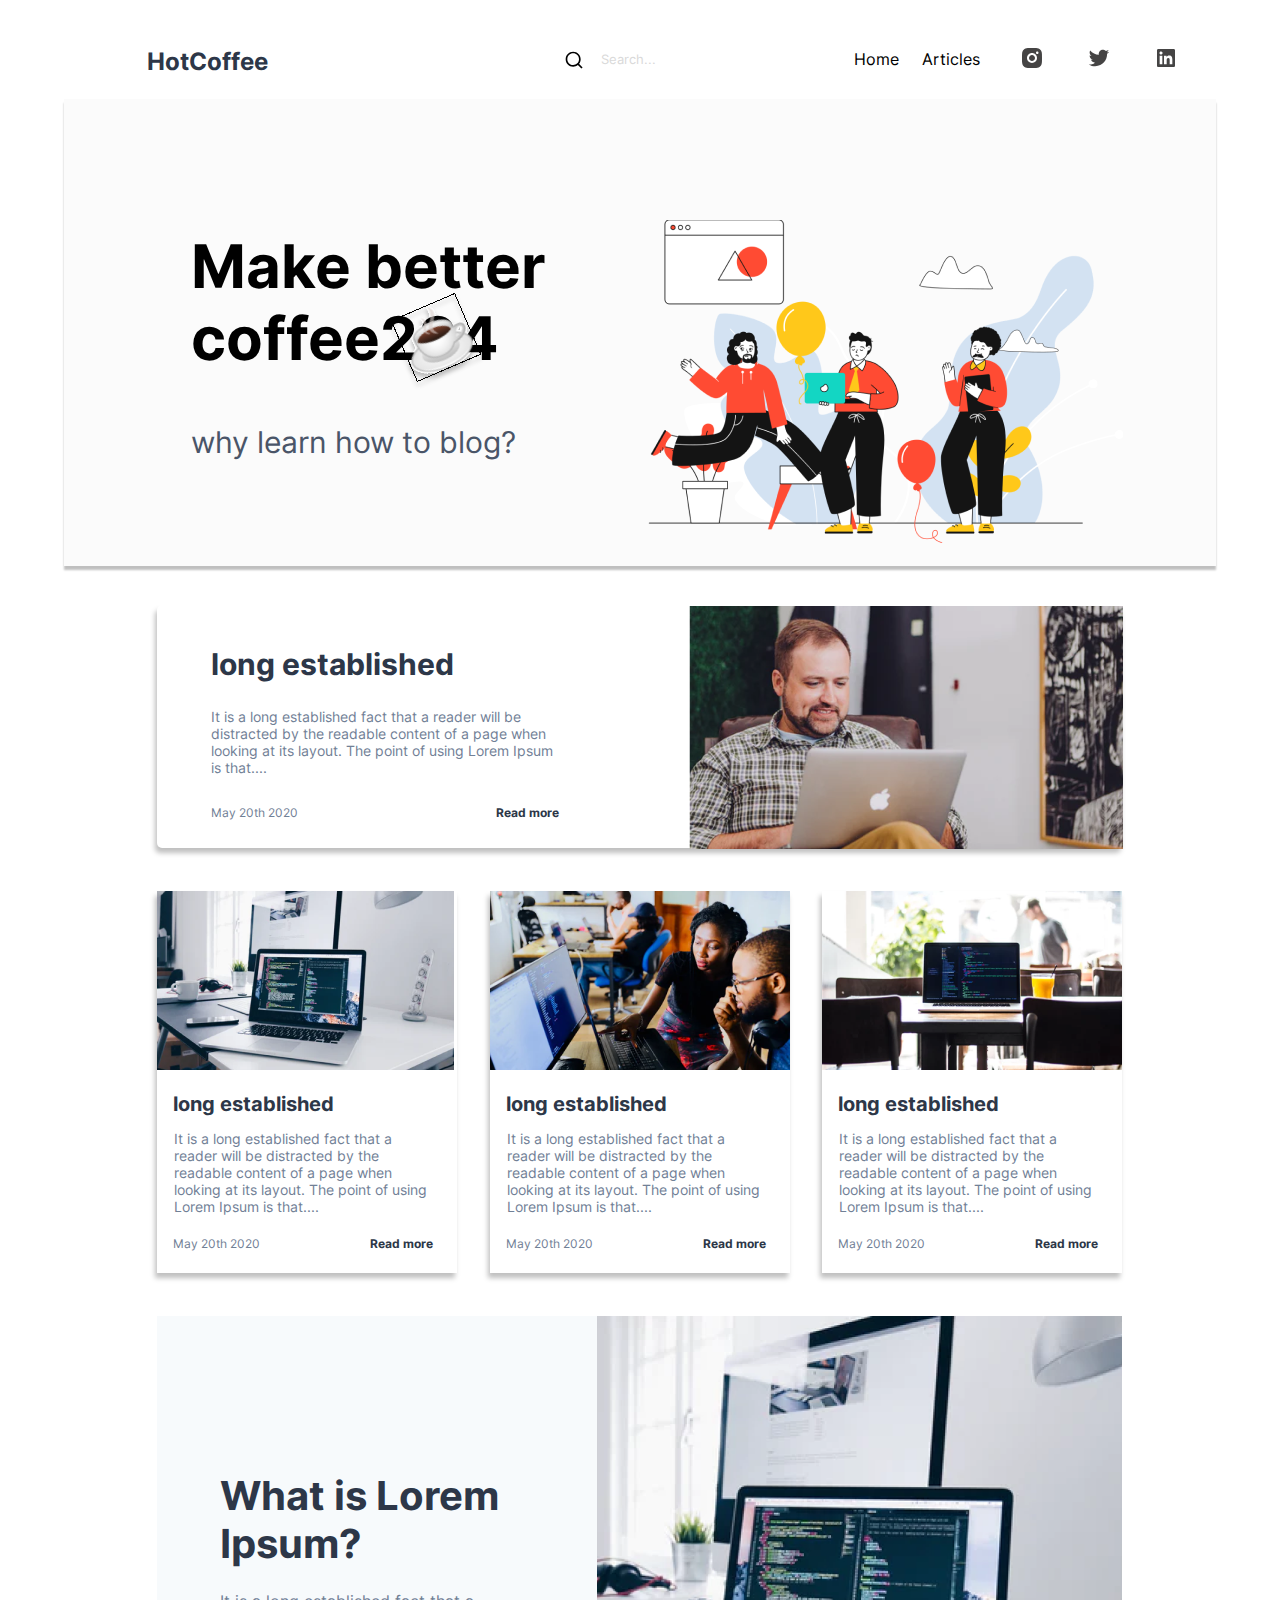
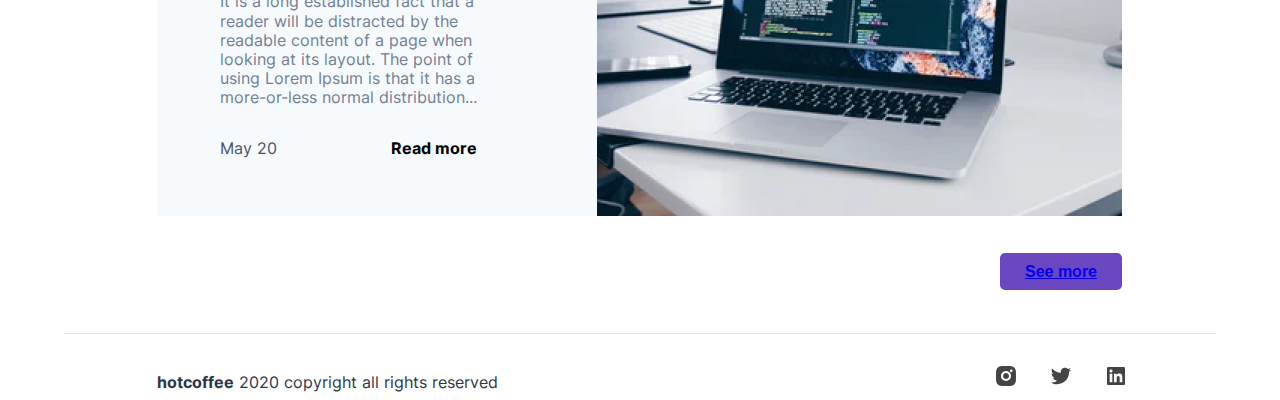
<file: index.html>
<!DOCTYPE html>
<html lang="en">
<head>
    <meta charset="UTF-8">
    <meta http-equiv="X-UA-Compatible" content="IE=edge">
    <meta name="viewport" content="width=device-width, initial-scale=1.0">
    <title>HotCoffee</title>
    <link rel="stylesheet" href="./css/style.css" type="text/css">
</head>
<body>
    <header class="header__wrapper">
        <div class="HotCoffee">HotCoffee</div>
      <nav class="header__nav">
          <div>
            <a href="#!"><img src="./img/search-line1.svg" class="search_line" alt="search"></a>
          </div>
         <button>
          <div><a href="#!" class="search">Search...</a>
          </div>
        </button> 
          <button>
            <div>
              <a href="index.html" class="home">Home</a>
            </div>
          </button>
          <button>
            <div>
              <a href="articles.html" class="articles">Articles</a>
            </div>
          </button>
          <button>
            <div>
              <a href="#!"><img src="./img/instagram-fill 1.svg" class="instagram" alt="instragram"></a>
            </div>
          </button>
          <button>
            <div>
              <a href="#!"><img src="./img/twitter-fill 1.svg" class="twitter" alt="twitter"></a>
            </div>
          </button>
          <button>
            <div>
              <a href="#!"><img src="./img/linkedin-box-fill 1.svg" class="linkedin" alt="linkedin"></a>
            </div>
          </button>
      </nav>
        </div>
    </div>
    </header>
    <main>
      <div class="Head_section">
        <div class="make_better_coffee">Make better
          coffee234<div class="cup"><img src="./img/image 6.svg" alt="cup"></div></div>
          <div class="why_learn">why learn how to blog?</div>
          <div class="croods_1"><img src="./img/croods 1.png" alt="croods_1"></div>
          </div>
          <div class="long_box">
            <div class="long_text_top">long established</div>
            <div class="long_text_mid">It is a long established fact that a reader will be distracted by the
               readable content of a page when looking at its layout. 
               The point of using Lorem Ipsum is that....</div>
               <div class="long_date">May 20th 2020</div>
               <div class="read_more_top"><a href="#!"></a>Read more</div>
               <div class="image_1"><img src="./img/image 1.png" alt="image 1"></div>
              </div>
              <div class="middle_section">
                <div class="image_2"><img src="./img/image 2.png" alt="image 2">
                <div class="long_established"><b>long established</b></div>
                <div class="it_is_a">It is a long established fact that a reader will be distracted by the readable content 
                  of a page when looking at its layout. 
                  The point of using Lorem Ipsum is that....</div>
                  <div class="middle_date1">May 20th 2020</div>
                  <div class="read_more_mid1"><a href="#!"></a>Read more</div>
              </div>
                <div class="image_4"><img src="./img/image 4.png" alt="image 4">
                  <div class="long_established"><b>long established</b></div>
                  <div class="it_is_a">It is a long established fact that a reader will be distracted by the readable content 
                    of a page when looking at its layout. 
                    The point of using Lorem Ipsum is that....</div>
                    <div class="middle_date1">May 20th 2020</div>
                    <div class="read_more_mid1"><a href="#!"></a>Read more</div></div>
                <div class="image_5"><img src="./img/image 5.png" alt="image 5">
                  <div class="long_established"><b>long established</b></div>
                  <div class="it_is_a">It is a long established fact that a reader will be distracted by the readable content 
                    of a page when looking at its layout. 
                    The point of using Lorem Ipsum is that....</div>
                    <div class="middle_date1">May 20th 2020</div>
                    <div class="read_more_mid1"><a href="#!"></a>Read more</div></div>
              </div>
             <div class="middle_section2">
              <div class="what_is_lorem">What is Lorem Ipsum?
                <div class="it_is_along">It is a long established fact that a reader will be 
                  distracted by the readable
                content of a page when looking at its layout. The point of using Lorem Ipsum is
                 that it has a more-or-less normal distribution...</div>
                 <div class="middle_date2">May 20
                  <div class="read_more_mid2"><a href="#!"></a>Read more</div>
                 </div>
                </div><div class="image_7"><img src="./img/image 7.png" alt="image 7"></div>
             </div>
            </div>
            <div class="see_more_pos">
              <button class="see_more">
                <a href="articles.html" alt="articles">See more</a>
              </button>
            </div>
    </main>
    <footer>
      <div class="footer">
        <span class="hotcoffeefooter">hotcoffee</span>
        <span class="copyright">2020 copyright all rights reserved</span>
        <button>
          <div>
            <a href="#!"><img src="./img/instagram-fill 1.svg" class="instagrambot" alt="instragram"></a>
          </div>
        </button>
        <button>
          <div>
            <a href="#!"><img src="./img/twitter-fill 1.svg" class="twitterbot" alt="twitter"></a>
          </div>
        </button>
        <button>
          <div>
            <a href="#!"><img src="./img/linkedin-box-fill 1.svg" class="linkedinbot" alt="linkedin"></a>
          </div>
        </button>
      </div>
    </footer>
    
</body>
</html>
</file>
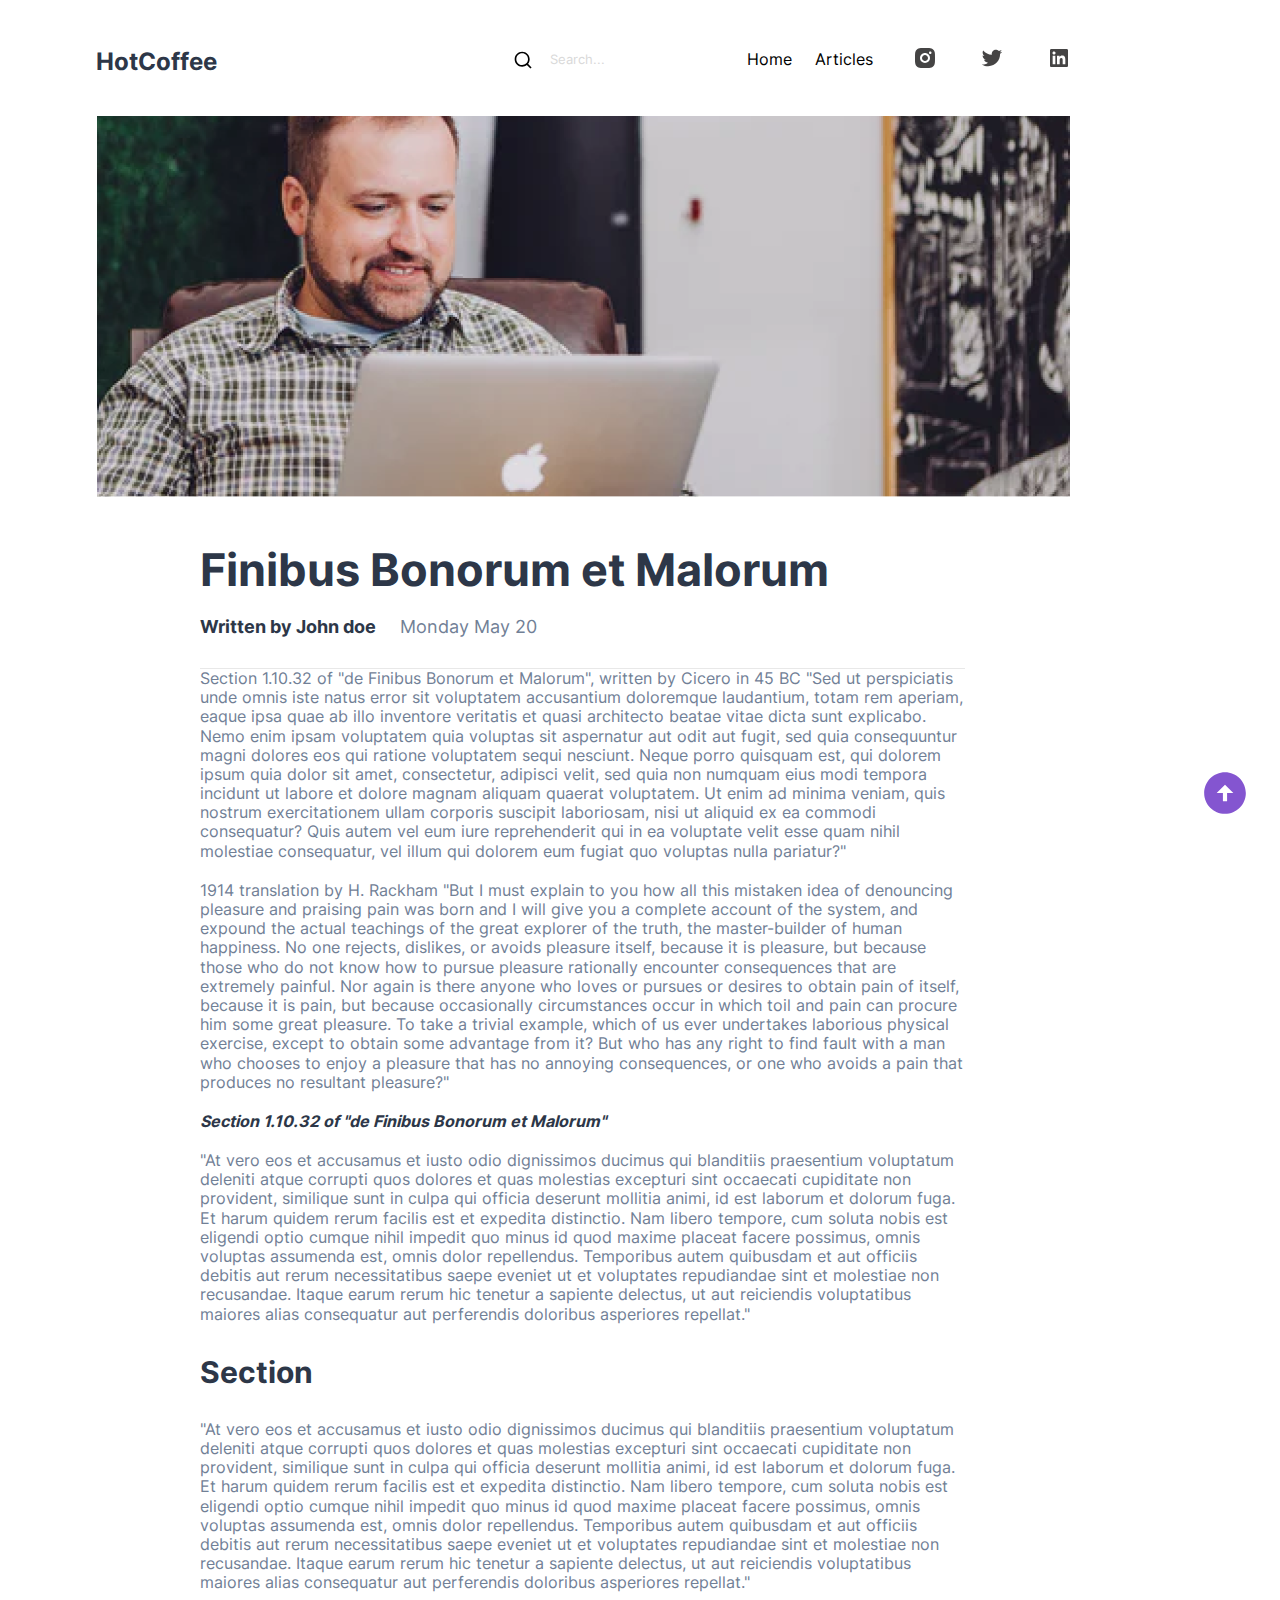
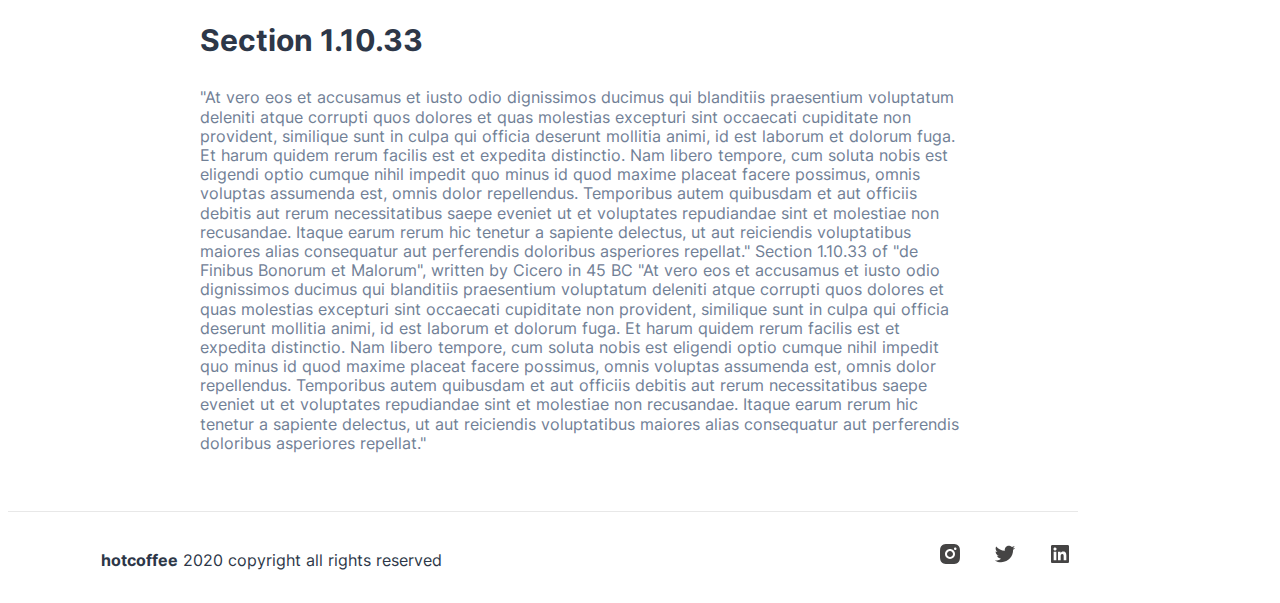
<file: articles.html>
<!DOCTYPE html>
<html lang="en">
<head>
    <meta charset="UTF-8">
    <meta http-equiv="X-UA-Compatible" content="IE=edge">
    <meta name="viewport" content="width=device-width, initial-scale=1.0">
    <title>Articles</title>
    <link rel="stylesheet" href="./css/style.css" type="text/css">
    <link rel="stylesheet" href="./css/articles.css" type="text/css">
</head>
<body>
    <header class="header__wrapper">
        <div class="HotCoffee">HotCoffee</div>
      <nav class="header__nav">
          <div>
            <a href="#!"><img src="./img/search-line1.svg" class="search_line" alt="search"></a>
          </div>
         <button>
          <div><a href="#!" class="search">Search...</a>
          </div>
        </button> 
          <button>
            <div>
              <a href="index.html" class="home">Home</a>
            </div>
          </button>
          <button>
            <div>
              <a href="articles.html" class="articles">Articles</a>
            </div>
          </button>
          <button>
            <div>
              <a href="#!"><img src="./img/instagram-fill 1.svg" class="instagram" alt="instragram"></a>
            </div>
          </button>
          <button>
            <div>
              <a href="#!"><img src="./img/twitter-fill 1.svg" class="twitter" alt="twitter"></a>
            </div>
          </button>
          <button>
            <div>
              <a href="#!"><img src="./img/linkedin-box-fill 1.svg" class="linkedin" alt="linkedin"></a>
            </div>
          </button>
      </nav>
        </div>
    </div>
    <main>
      <div class="writer"><img src="./img/writer.png" alt="writer"></div>
      <div class="finibus">Finibus Bonorum et Malorum
        <div class="writtenby">Written by John doe
            <span class="monday">Monday  May 20</span>
        </div>
        <div class="section_1">Section 1.10.32 of "de Finibus Bonorum et Malorum", written by Cicero in 45 BC
            "Sed ut perspiciatis unde omnis iste natus error sit voluptatem accusantium doloremque laudantium, 
            totam rem aperiam, eaque ipsa quae ab illo inventore veritatis et quasi architecto beatae vitae dicta
             sunt explicabo. Nemo enim ipsam voluptatem quia voluptas sit aspernatur aut odit aut fugit, 
             sed quia consequuntur magni dolores eos qui ratione voluptatem sequi nesciunt. Neque porro 
             quisquam est, qui dolorem ipsum quia dolor sit amet, consectetur, adipisci velit, sed quia 
             non numquam eius modi tempora incidunt ut labore et dolore magnam aliquam quaerat voluptatem. 
             Ut enim ad minima veniam, quis nostrum exercitationem ullam corporis suscipit laboriosam, 
             nisi ut aliquid ex ea commodi consequatur? Quis autem vel eum iure reprehenderit qui in 
             ea voluptate velit esse quam nihil molestiae consequatur, vel illum qui dolorem eum fugiat 
             quo voluptas nulla pariatur?"
             <div class="translation">1914 translation by H. Rackham
                "But I must explain to you how all this mistaken idea of denouncing pleasure and praising pain was 
                born and I will give you a complete account of the system, and expound the actual teachings of the 
                great explorer of the truth, the master-builder of human happiness. No one rejects, dislikes, or 
                avoids pleasure itself, because it is pleasure, but because those who do not know how to pursue 
                pleasure rationally encounter consequences that are extremely painful. Nor again is there anyone 
                who loves or pursues or desires to obtain pain of itself, because it is pain, but because occasionally 
                circumstances occur in which toil and pain can procure him some great pleasure. To take a trivial 
                example, which of us ever undertakes laborious physical exercise, except to obtain some advantage 
                from it? But who has any right to find fault with a man who chooses to enjoy a pleasure that has no 
                annoying consequences, or one who avoids a pain that produces no resultant pleasure?"</div>
            </div>
             <div class="section_2"><i>Section 1.10.32 of "de Finibus Bonorum et Malorum"</i></div>
             <div class="atvero">"At vero eos et accusamus et iusto odio dignissimos ducimus qui blanditiis praesentium 
                voluptatum deleniti atque corrupti quos dolores et quas molestias excepturi sint occaecati 
                cupiditate non provident, similique sunt in culpa qui officia deserunt mollitia animi, id est 
                laborum et dolorum fuga. Et harum quidem rerum facilis est et expedita distinctio. Nam libero 
                tempore, cum soluta nobis est eligendi optio cumque nihil impedit quo minus id quod maxime placeat 
                facere possimus, omnis voluptas assumenda est, omnis dolor repellendus. Temporibus autem quibusdam 
                et aut officiis debitis aut rerum necessitatibus saepe eveniet ut et voluptates repudiandae sint 
                et molestiae non recusandae. Itaque earum rerum hic tenetur a sapiente delectus, ut aut reiciendis
                 voluptatibus maiores alias consequatur aut perferendis doloribus asperiores repellat."</div>
                 <div class="section_3">Section</div>
                 <div class="atvero">"At vero eos et accusamus et iusto odio dignissimos ducimus qui blanditiis praesentium 
                    voluptatum deleniti atque corrupti quos dolores et quas molestias excepturi sint occaecati 
                    cupiditate non provident, similique sunt in culpa qui officia deserunt mollitia animi, id est 
                    laborum et dolorum fuga. Et harum quidem rerum facilis est et expedita distinctio. Nam libero 
                    tempore, cum soluta nobis est eligendi optio cumque nihil impedit quo minus id quod maxime placeat 
                    facere possimus, omnis voluptas assumenda est, omnis dolor repellendus. Temporibus autem quibusdam 
                    et aut officiis debitis aut rerum necessitatibus saepe eveniet ut et voluptates repudiandae sint 
                    et molestiae non recusandae. Itaque earum rerum hic tenetur a sapiente delectus, ut aut reiciendis
                     voluptatibus maiores alias consequatur aut perferendis doloribus asperiores repellat."</div>
                     <div class="section_3">Section 1.10.33</div>
                     <div class="atvero_2">"At vero eos et accusamus et iusto odio dignissimos ducimus qui blanditiis 
                        praesentium voluptatum deleniti atque corrupti quos dolores et quas molestias excepturi sint 
                        occaecati cupiditate non provident, similique sunt in culpa qui officia deserunt mollitia animi,
                         id est laborum et dolorum fuga. Et harum quidem rerum facilis est et expedita distinctio. Nam 
                         libero tempore, cum soluta nobis est eligendi optio cumque nihil impedit quo minus id quod 
                         maxime placeat facere possimus, omnis voluptas assumenda est, omnis dolor repellendus.
                          Temporibus autem quibusdam et aut officiis debitis aut rerum necessitatibus saepe eveniet ut 
                          et voluptates repudiandae sint et molestiae non recusandae. Itaque earum rerum hic tenetur a 
                          sapiente delectus, ut aut reiciendis voluptatibus maiores alias consequatur aut perferendis 
                          doloribus asperiores repellat."
                        Section 1.10.33 of "de Finibus Bonorum et Malorum", written by Cicero in 45 BC
                        "At vero eos et accusamus et iusto odio dignissimos ducimus qui blanditiis praesentium 
                        voluptatum deleniti atque corrupti quos dolores et quas molestias excepturi sint occaecati 
                        cupiditate non provident, similique sunt in culpa qui officia deserunt mollitia animi, id est 
                        laborum et dolorum fuga. Et harum quidem rerum facilis est et expedita distinctio. Nam libero 
                        tempore, cum soluta nobis est eligendi optio cumque nihil impedit quo minus id quod maxime 
                        placeat facere possimus, omnis voluptas assumenda est, omnis dolor repellendus. Temporibus 
                        autem quibusdam et aut officiis debitis aut rerum necessitatibus saepe eveniet ut et voluptates
                         repudiandae sint et molestiae non recusandae. Itaque earum rerum hic tenetur a sapiente 
                         delectus, ut aut reiciendis voluptatibus maiores alias consequatur aut perferendis doloribus 
                         asperiores repellat."</div>
                         <a href="#top" class="idtop"><img src="img/arrow-down-circle-fill 2.svg" alt="top"></a>
      </div>
      
    
    
    
    </main>
    <footer>
        <div class="footer">
          <span class="hotcoffeefooter">hotcoffee</span>
          <span class="copyright">2020 copyright all rights reserved</span>
          <button>
            <div>
              <a href="#!"><img src="./img/instagram-fill 1.svg" class="instagrambot" alt="instragram"></a>
            </div>
          </button>
          <button>
            <div>
              <a href="#!"><img src="./img/twitter-fill 1.svg" class="twitterbot" alt="twitter"></a>
            </div>
          </button>
          <button>
            <div>
              <a href="#!"><img src="./img/linkedin-box-fill 1.svg" class="linkedinbot" alt="linkedin"></a>
            </div>
          </button>
        </div>
      </footer>
</file>
<file: css/style.css>
/* inter-regular - latin */
@font-face {
    font-family: 'Inter';
    font-style: normal;
    font-weight: 400;
    src: local(''),
         url('../fonts/inter-v12-latin-regular.woff2') format('woff2'), /* Chrome 26+, Opera 23+, Firefox 39+ */
         url('../fonts/inter-v12-latin-regular.woff') format('woff'); /* Chrome 6+, Firefox 3.6+, IE 9+, Safari 5.1+ */
  }
  /* inter-700 - latin */
  @font-face {
    font-family: 'Inter';
    font-style: normal;
    font-weight: 700;
    src: local(''),
         url('../fonts/inter-v12-latin-700.woff2') format('woff2'), /* Chrome 26+, Opera 23+, Firefox 39+ */
         url('../fonts/inter-v12-latin-700.woff') format('woff'); /* Chrome 6+, Firefox 3.6+, IE 9+, Safari 5.1+ */
  }
html {
 
  box-sizing: border-box;
  display: flex;
  justify-content: center;
  
}
*, *::before, *::after {
  box-sizing: inherit;}
body {
  max-width: 1280px;
  font-family: 'Inter'; 
  font-style: normal;
  font-size: 16px;
  line-height: 1.2;
  font-weight: normal;
  color: #2D3748;
}
  
.header__wrapper {
  display: flex;
  flex-wrap: wrap;
  align-items: flex-end;
  justify-content: space between;
  padding-top: 36px;
 margin-bottom:25px;
}
.HotCoffee {
  margin-left: 83px;
  line-height: 24px;
  font-family: 'Inter';
font-style: normal;
font-weight: 700;
font-size: 24px;

}

.header__nav {
  display: flex;
  flex-wrap: wrap;
}
.search_line {
  margin-top:6px;
  margin-left: 296px;
  
}
.input-search {
  font-size: 16px;
  color: rgba(113, 128, 150, 1);
  border: 0;}
  
.search {
  font-family: 'Inter';
font-style: normal;
font-weight: 400;
  margin-left: 11px;
  color: #D9D9D9;
  cursor: pointer;
  text-decoration: none;
}
.home {
  font-family: 'Inter';
  font-style: normal;
  font-weight: 400;
  font-size: 16px;
  color: #000000;
  margin-left: 186px;
  cursor: pointer;
  text-decoration: none;

}
.articles {
  font-family: 'Inter';
  font-style: normal;
  font-weight: 400;
  font-size: 16px;
  color: #000000;
  margin-left: 11px;
  cursor: pointer;
  text-decoration: none;
}
button {
  background-color: rgba(1,1,21,0);
border: none;
}
.instagram {
  margin-left: 28px;
}
.twitter {
  margin-left: 31px;
}
.linkedin {
  margin-left: 31px;
}
.Head_section {
box-sizing: border-box;
width: 1152px;
height: 467px;
background-color:#FBFBFB;
box-shadow: 0px 4px 2px rgba(0, 0, 0, 0.25);
}
.make_better_coffee {
  font-family: 'Inter';
  font-style: normal;
  font-weight: 700;
  font-size: 60px;
  color: #000000; 
  max-width: 500px;
  padding-left: 127px;
  padding-top:  131px;
}
.why_learn {
  font-family: 'Inter';
  font-style: normal;
  font-weight: 400;
  font-size: 30px;
  color: rgba(74, 85, 104, 1);
  padding-left: 127px;
  padding-top: 19px;
  
}
.croods_1 {
 padding-left: 583px;
 margin-top: -240px;
}
.cup {
  padding-left: 195px;
  margin-top: -82px;
}
.long_box {
  width: 966px;
  height: 243px;
  margin-top: 39px;
  margin-left: 93px;
  box-shadow: -2px 5px 5px  rgba(0, 0, 0, 0.25);
  border-radius: 5px;
}
.long_text_top {
  font-family: 'Inter';
  font-style: normal;
  font-weight: 700;
  font-size: 30px;
  padding-left: 54px;
  padding-top: 41px;
  
  
}
.long_text_mid {
  font-family: 'Inter';
  font-style: normal;
  font-weight: 400;
  font-size: 14px;
  color: rgba(113, 128, 150, 1);
  max-width: 403px;
  padding-top: 27px;
  padding-left: 54px; 
}
.long_date {
  font-family: 'Inter';
  font-style: normal;
  font-weight: 400;
  font-size: 12px;
  color: rgba(113, 128, 150, 1);
  padding-top: 30px;
  padding-left: 54px;
}
.read_more_top {
  font-family: 'Inter';
  font-style: normal;
  font-weight: 700;
  font-size: 12px;
  color: rgba(45, 55, 72, 1);
  padding-left: 339px;
  margin-top: -15px;
  cursor: pointer;
  text-decoration: none;
}
.image_1 {
  padding-left: 532px;
  margin-top: -214px; 
}
.middle_section {
  margin-top: 43px;
  margin-left: 93px;
  max-width: 965px;
  display: flex;
  justify-content: space-between;
  align-items: center;
  
  
}
.long_established {
  font-family: 'Inter';
  font-style: normal;
  font-weight: 700;
  font-size: 20px;
  color: rgba(45, 55, 72, 1);
  margin-top: 18px;
  margin-left: 16px;
  
}
.it_is_a {
  font-family: 'Inter';
  font-style: normal;
  font-weight: 400;
  font-size: 14px;
  color: rgba(113, 128, 150, 1);
  margin-left: 17px;
  margin-top: 15px;
  max-width: 258px;
}
.image_2, .image_4, .image_5 {
  width: 300px;
  height: 382px;
  box-shadow: -2px 5px 5px rgba(0, 0, 0, 0.25);
}
.middle_date1 {
  font-family: 'Inter';
  font-style: normal;
  font-weight: 400;
  font-size: 12px;
  color: rgba(113, 128, 150, 1);
  padding-left: 16px;
  padding-top: 22px;
}
.read_more_mid1 {
  font-family: 'Inter';
  font-style: normal;
  font-weight: 700;
  font-size: 12px; 
  cursor: pointer;
  text-decoration: none;
  padding-left: 213px;
 margin-top: -15px;
}
.middle_section2 {
  background-color: rgba(247, 250, 252, 1);
  margin-top: 43px;
  margin-left: 93px;
  max-width: 965px;
  display: flex;
  align-items: center;
  justify-content: space-between;
}
.what_is_lorem {
  font-family: 'Inter';
  font-style: normal;
  font-weight: 700;
  font-size: 40px; 
  max-width: 350px;
  padding-top: 98px;
  padding-left: 63px;
  
}
.it_is_along {
  max-width: 311px;
  font-family: 'Inter';
  font-style: normal;
  font-weight: 400;
  font-size: 16px; 
  color: rgba(113, 128, 150, 1);
  padding-top: 24px;
  }
  .middle_date2 {
    font-family: 'Inter';
  font-style: normal;
  font-weight: 400;
  font-size: 16px; 
  color: rgba(74, 85, 104, 1);
  padding-top: 31px;
  }
  .read_more_mid2 {
    font-style: normal;
    font-weight: 700;
    font-size: 16px;
    color: rgba(0, 0, 0, 1); 
    cursor: pointer;
    text-decoration: none;
    padding-left: 171px;
    margin-top: -19px;
  }
  .image_7 {
    display: flex;
    justify-content: flex-end;
  }
  .see_more_pos {
    display: flex;
    justify-content: flex-end;
    margin-right: 94px;
    margin-top: 37px;
    margin-bottom: 43px;
    cursor: pointer;
    text-decoration: none;
  }
  .see_more {
    width: 122px;
    height: 37px;
    font-style: normal;
    font-weight: 700;
    font-size: 16px;
    color: #FFFFFF;
    background-color: #6B46C1;
    display: flex;
    justify-content: space-around;
    align-items: center;
    cursor: pointer;
    text-decoration: none;
    border-radius: 5px;
    border: none;
  }
  .footer {
    padding-top: 29px;
    padding-left: 93px;
    border-top: 1px solid #E8E8E8;
  }
  .hotcoffeefooter {
    font-style: normal;
    font-weight: 700;
    font-size: 16px;
  }
  .copyright {
    font-style: normal;
    font-weight: 400;
    font-size: 16px;
  }
  .instagrambot {
    padding-left: 485px;
  }
  .twitterbot {
    padding-left: 14px;
  }
  .linkedinbot {
    padding-left: 14px;
  }
</file>
<file: css/articles.css>
.home {
    margin-left: 130px;
}
.HotCoffee {
    margin-left: 88px;
}

.writer {
    margin-left: 89px;
    margin-top: 42px;
}
.finibus {
    font-style: normal;
    font-weight: 700;
    font-size: 45px;
    color: 800;
    margin-left: 192px;
    margin-top: 42px;
    max-width: 765px;
}
.writtenby {
    font-style: normal;
    font-weight: 700;
    font-size: 18px;  
    margin-top: 19px;
    padding-bottom: 30px;
    border-bottom: 1px solid #E8E8E8;
}
.monday {
    font-style: normal;
    font-weight: 400;
    font-size: 18px; 
    color: rgba(113, 128, 150, 1);
    padding-left: 20px;
}
.section_1 {
    font-style: normal;
    font-weight: 400;
    font-size: 16px;  
    color: rgba(113, 128, 150, 1);
}
.translation {
    margin-top: 20px;
}
.section_2 {
    font-style: normal;
    font-weight: 700;
    font-size: 16px; 
    margin-top: 20px;
    padding-bottom: 20px;
   color: rgba(45, 55, 72, 1)
}
.atvero {
    font-style: normal;
    font-weight: 400;
    font-size: 16px;  
    color: rgba(113, 128, 150, 1);  
}
.section_3 {
    font-style: normal;
    font-weight: 700;
    font-size: 30px;  
    color: rgba(45, 55, 72, 1);
    margin-top: 30px;
    margin-bottom: 30px;
}
.footer {
    margin-top: 58px;
}
.atvero_2 {
    font-style: normal;
    font-weight: 400;
    font-size: 16px;  
    color: rgba(113, 128, 150, 1);   
}
.idtop {
    position: fixed;
    z-index: 9999;
    height: 42px;
    width: 42px;
    bottom: 10%;
    right: 3%;
    color: #fff;
    transition: .2s;
    opacity: .8;
}
</file>
